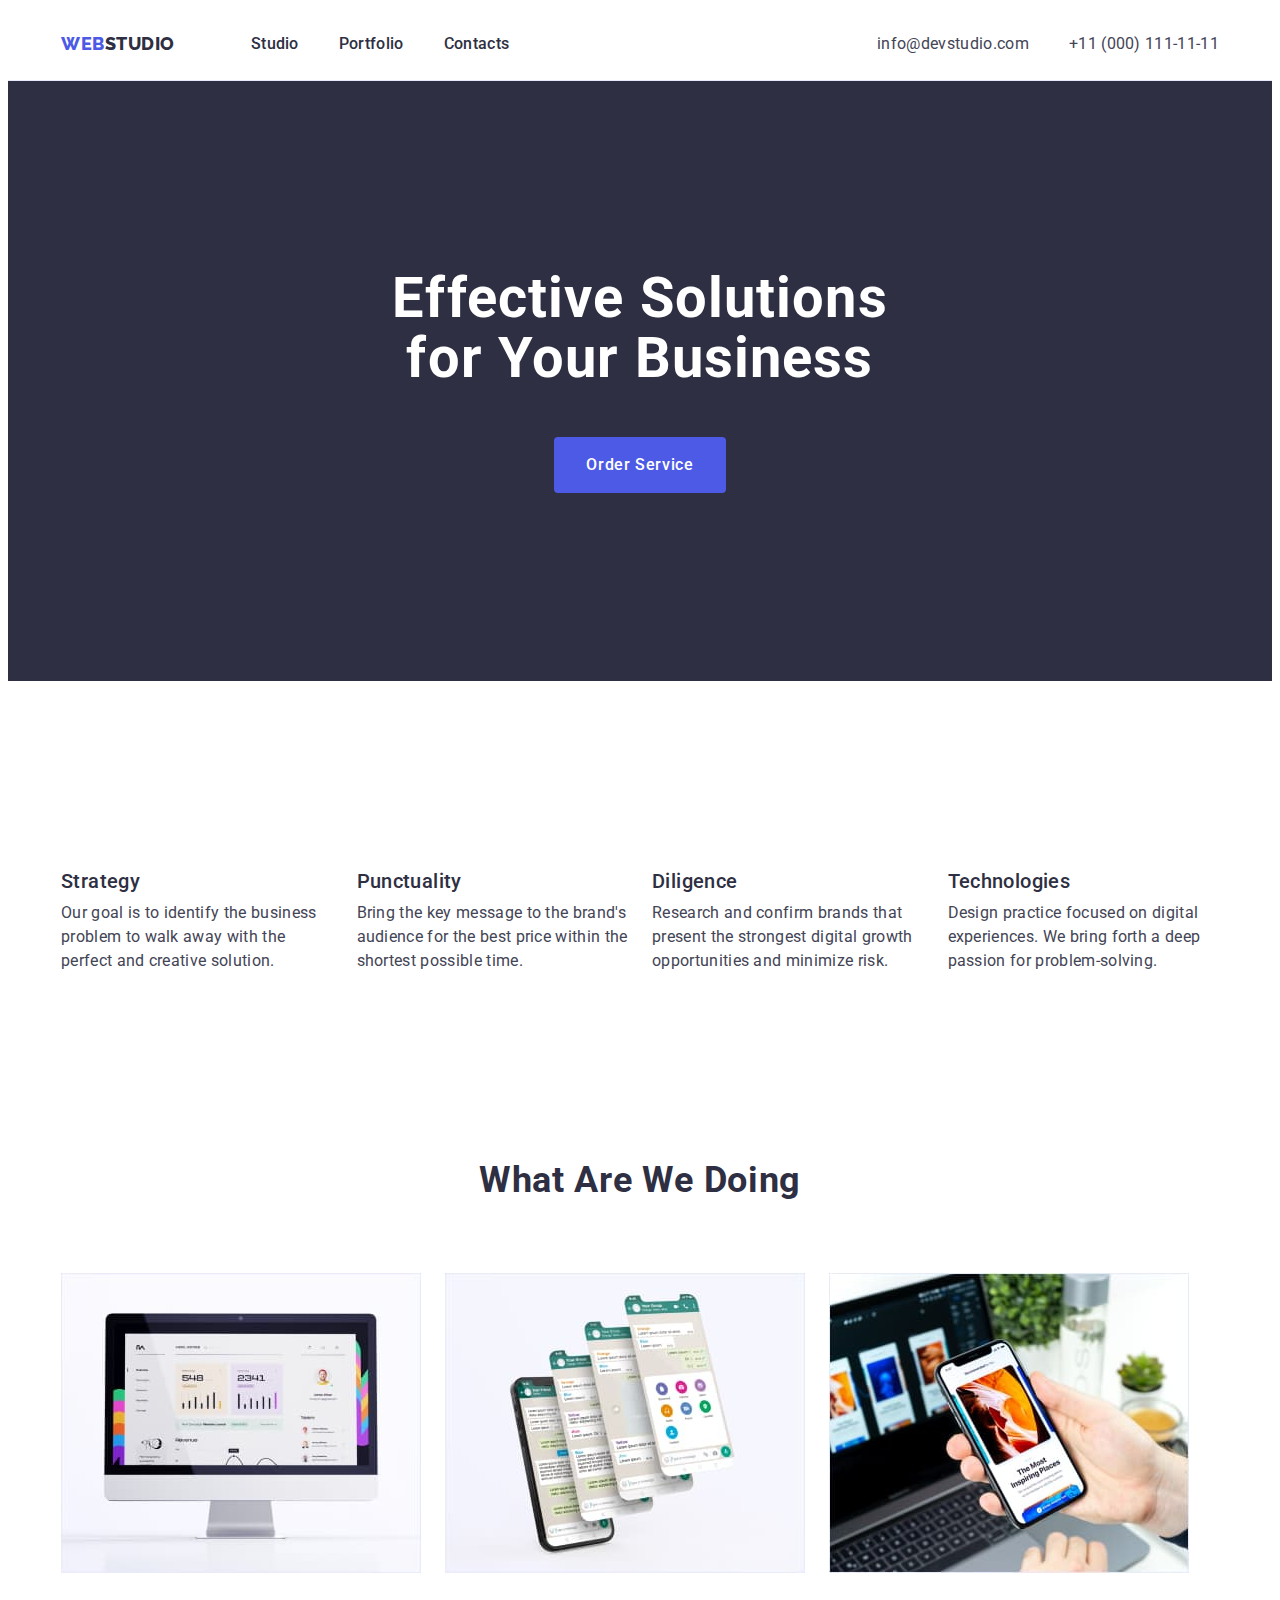
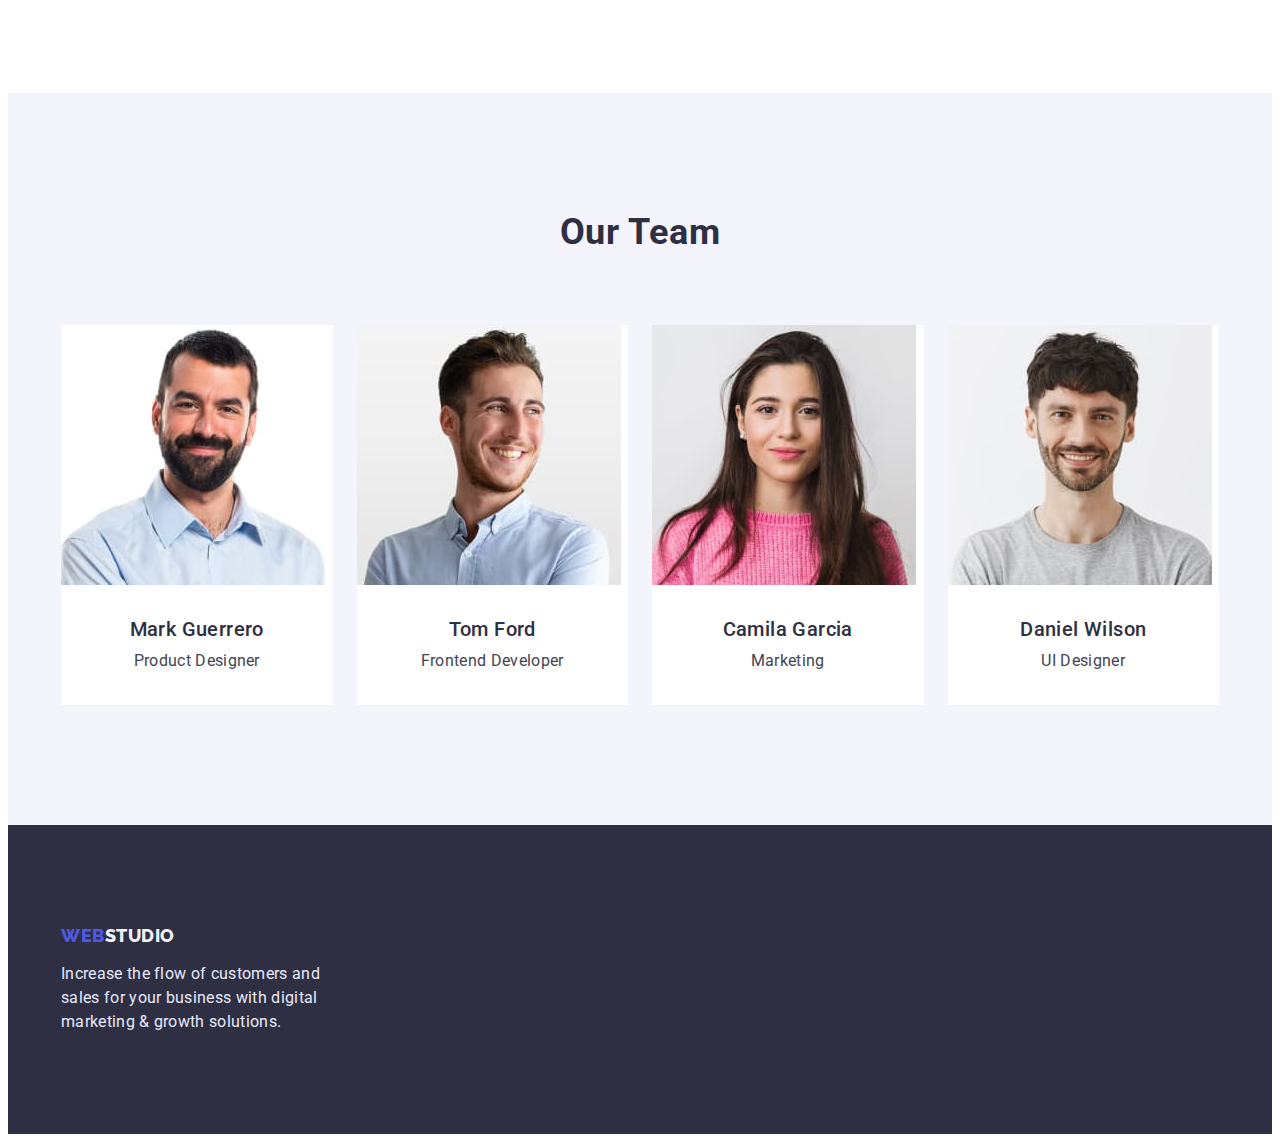
<file: index.html>
<!DOCTYPE html>
<html lang="en">
  <head>
    <meta charset="UTF-8" />
    <meta name="viewport" content="width=device-width, initial-scale=1.0" />
    <title>WebStudio</title>
    <link rel="preconnect" href="https://fonts.googleapis.com" />
    <link rel="preconnect" href="https://fonts.gstatic.com" crossorigin />
    <link
      href="https://fonts.googleapis.com/css2?family=Raleway:wght@800&family=Roboto:wght@400;500;700&display=swap"
      rel="stylesheet"
    />
    <link
      rel="stylesheet"
      href="https://cdnjs.cloudflare.com/ajax/libs/modern-normalize/2.0.0/modern-normalize.min.css"
      integrity="sha512-4xo8blKMVCiXpTaLzQSLSw3KFOVPWhm/TRtuPVc4WG6kUgjH6J03IBuG7JZPkcWMxJ5huwaBpOpnwYElP/m6wg=="
      crossorigin="anonymous"
      referrerpolicy="no-referrer"
    />
    <link rel="stylesheet" href="./css/styles.css" />
  </head>
  <body>
    <header class="header">
      <div class="container">
        <nav class="nav">
          <a href="./index.html" class="logo link"
            >Web<span class="header-logo">Studio</span></a
          >
          <ul class="nav-list list">
            <li><a class="nav-link link" href="./index.html">Studio</a></li>
            <li>
              <a class="nav-link link" href="./portfolio.html">Portfolio</a>
            </li>
            <li><a class="nav-link link" href="#">Contacts</a></li>
          </ul>
          <ul class="contacts-list list">
            <li>
              <a class="contacts-link link" href="mailto:info@devstudio.com"
                >info@devstudio.com</a
              >
            </li>
            <li>
              <a class="contacts-link link" href="tel:+110001111111"
                >+11 (000) 111-11-11</a
              >
            </li>
          </ul>
        </nav>
      </div>
    </header>

    <main>
      <section class="hero">
        <div class="container">
          <h1 class="hero-heading">Effective Solutions for Your Business</h1>
          <button class="hero-button" type="button">Order Service</button>
        </div>
      </section>

      <section class="values">
        <div class="container">
          <h2 class="values-heading visually-hidden">Who we are</h2>

          <ul class="values-list list">
            <li>
              <h3 class="values-list-heading">Strategy</h3>
              <p class="values-list-text">
                Our goal is to identify the business problem to walk away with
                the perfect and creative solution.
              </p>
            </li>
            <li>
              <h3 class="values-list-heading">Punctuality</h3>
              <p class="values-list-text">
                Bring the key message to the brand's audience for the best price
                within the shortest possible time.
              </p>
            </li>
            <li>
              <h3 class="values-list-heading">Diligence</h3>
              <p class="values-list-text">
                Research and confirm brands that present the strongest digital
                growth opportunities and minimize risk.
              </p>
            </li>
            <li>
              <h3 class="values-list-heading">Technologies</h3>
              <p class="values-list-text">
                Design practice focused on digital experiences. We bring forth a
                deep passion for problem-solving.
              </p>
            </li>
          </ul>
        </div>
      </section>

      <section class="services">
        <div class="container">
          <h2 class="services-heading">What are we doing</h2>

          <ul class="service-list list">
            <li>
              <img
                src="images/studio/what-we-doing-1.jpg"
                alt="iMac with displayed portfolio"
                width="360"
                height="300"
              />
            </li>
            <li>
              <img
                src="images/studio/what-we-doing-2.jpg"
                alt="Showcase of groups feature"
                width="360"
                height="300"
              />
            </li>
            <li>
              <img
                src="images/studio/what-we-doing-3.jpg"
                alt="Hand holding phone with most inspired places article open"
                width="360"
                height="300"
              />
            </li>
          </ul>
        </div>
      </section>

      <section class="team">
        <div class="container">
          <h2 class="team-heading">Our Team</h2>

          <ul class="team-list list">
            <li>
              <img
                src="images/studio/team-1.jpg"
                alt="Mark Guerrero"
                width="264"
                height="260"
              />
              <div>
                <h3 class="team-list-heading">Mark Guerrero</h3>
                <p class="team-list-text">Product Designer</p>
              </div>
            </li>
            <li>
              <img
                src="images/studio/team-2.jpg"
                alt="Tom Ford"
                width="264"
                height="260"
              />
              <div>
                <h3 class="team-list-heading">Tom Ford</h3>
                <p class="team-list-text">Frontend Developer</p>
              </div>
            </li>
            <li>
              <img
                src="images/studio/team-3.jpg"
                alt="Camila Garcia"
                width="264"
                height="260"
              />
              <div>
                <h3 class="team-list-heading">Camila Garcia</h3>
                <p class="team-list-text">Marketing</p>
              </div>
            </li>
            <li>
              <img
                src="images/studio/team-4.jpg"
                alt="Daniel Wilson"
                width="264"
                height="260"
              />
              <div>
                <h3 class="team-list-heading">Daniel Wilson</h3>
                <p class="team-list-text">UI Designer</p>
              </div>
            </li>
          </ul>
        </div>
      </section>
    </main>

    <footer class="footer">
      <div class="container">
        <a class="logo link" href="./index.html"
          >Web<span class="footer-logo">Studio</span></a
        >
        <p class="footer-text">
          Increase the flow of customers and sales for your business with
          digital marketing & growth solutions.
        </p>
      </div>
    </footer>
  </body>
</html>
</file>
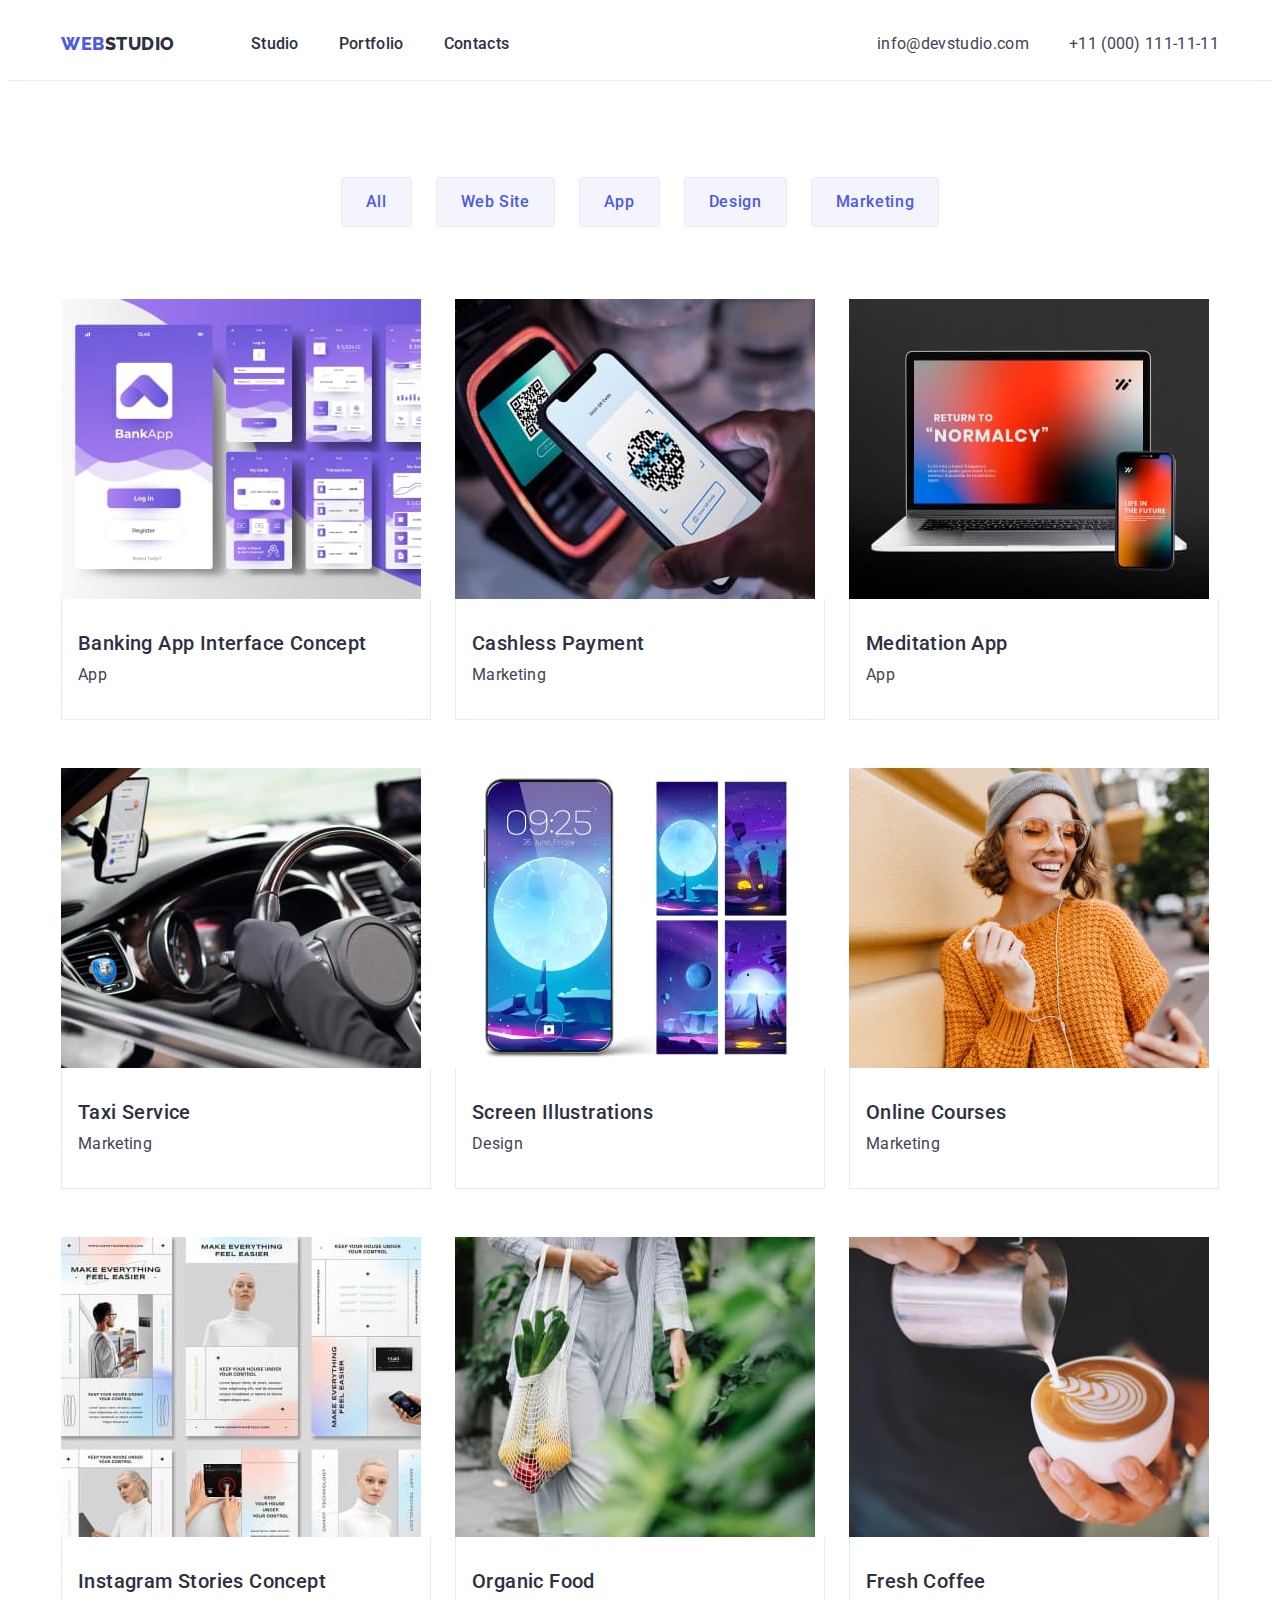
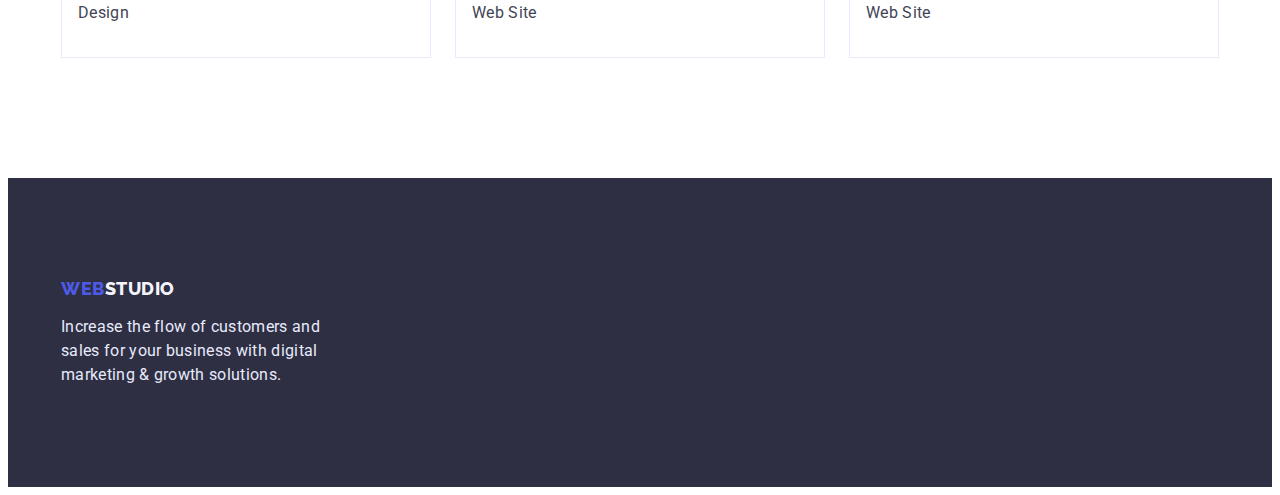
<file: portfolio.html>
<!DOCTYPE html>
<html lang="en">
  <head>
    <meta charset="UTF-8" />
    <meta http-equiv="X-UA-Compatible" content="IE=edge" />
    <meta name="viewport" content="width=device-width, initial-scale=1.0" />
    <title>Web Studio</title>

    <link rel="preconnect" href="https://fonts.googleapis.com" />
    <link rel="preconnect" href="https://fonts.gstatic.com" crossorigin />
    <link
      href="https://fonts.googleapis.com/css2?family=Raleway:wght@800&family=Roboto:wght@400;500;700&display=swap"
      rel="stylesheet"
    />

    <link rel="stylesheet" href="./css/styles.css" />
  </head>
  <body>
    <header class="header">
      <div class="container">
        <nav class="nav">
          <a class="logo link" href="./index.html"
            >Web<span class="header-logo">Studio</span></a
          >
          <ul class="nav-list list">
            <li><a class="nav-link link" href="./index.html">Studio</a></li>
            <li>
              <a class="nav-link link" href="./portfolio.html">Portfolio</a>
            </li>
            <li><a class="nav-link link" href="">Contacts</a></li>
          </ul>

          <ul class="contacts-list list">
            <li>
              <a class="contacts-link link" href="mailto:info@devstudio.com"
                >info@devstudio.com</a
              >
            </li>
            <li>
              <a class="contacts-link link" href="tel:+110001111111"
                >+11 (000) 111-11-11</a
              >
            </li>
          </ul>
        </nav>
      </div>
    </header>

    <main>
      <section class="portfolio">
        <div class="container">
          <h1 class="visually-hidden">Portfolio</h1>

          <ul class="portfolio-filter list">
            <li>
              <button class="portfolio-button" type="button">All</button>
            </li>
            <li>
              <button class="portfolio-button" type="button">Web Site</button>
            </li>
            <li>
              <button class="portfolio-button" type="button">App</button>
            </li>
            <li>
              <button class="portfolio-button" type="button">Design</button>
            </li>
            <li>
              <button class="portfolio-button" type="button">Marketing</button>
            </li>
          </ul>
          <ul class="portfolio-list list">
            <li>
              <a class="portfolio-list-link link" href="#">
                <img
                  src="./images/portfolio/portfolio-1.jpg"
                  alt="Banking app interface"
                  width="360"
                  height="300"
                />
                <div>
                  <h2 class="portfolio-list-heading">
                    Banking App Interface Concept
                  </h2>
                  <p class="portfolio-list-text">App</p>
                </div>
              </a>
            </li>
            <li>
              <a class="portfolio-list-link link" href="#">
                <img
                  src="./images/portfolio/portfolio-2.jpg"
                  alt="Cashless payment with QR code"
                  width="360"
                  height="300"
                />
                <div>
                  <h2 class="portfolio-list-heading">Cashless Payment</h2>
                  <p class="portfolio-list-text">Marketing</p>
                </div>
              </a>
            </li>
            <li>
              <a class="portfolio-list-link link" href="#">
                <img
                  src="./images/portfolio/portfolio-3.jpg"
                  alt="Meditaion desktop app"
                  width="360"
                  height="300"
                />
                <div>
                  <h2 class="portfolio-list-heading">Meditation App</h2>
                  <p class="portfolio-list-text">App</p>
                </div>
              </a>
            </li>
            <li>
              <a class="portfolio-list-link link" href="#">
                <img
                  src="./images/portfolio/portfolio-4.jpg"
                  alt="Taxi service mobile app"
                  width="360"
                  height="300"
                />
                <div>
                  <h2 class="portfolio-list-heading">Taxi Service</h2>
                  <p class="portfolio-list-text">Marketing</p>
                </div>
              </a>
            </li>
            <li>
              <a class="portfolio-list-link link" href="#">
                <img
                  src="./images/portfolio/portfolio-5.jpg"
                  alt=">Phone screen illustrations "
                  width="360"
                  height="300"
                />
                <div>
                  <h2 class="portfolio-list-heading">Screen Illustrations</h2>
                  <p class="portfolio-list-text">Design</p>
                </div>
              </a>
            </li>
            <li>
              <a class="portfolio-list-link link" href="#">
                <img
                  src="./images/portfolio/portfolio-6.jpg"
                  alt="Online learning with phone"
                  width="360"
                  height="300"
                />
                <div>
                  <h2 class="portfolio-list-heading">Online Courses</h2>
                  <p class="portfolio-list-text">Marketing</p>
                </div>
              </a>
            </li>
            <li>
              <a class="portfolio-list-link link" href="#">
                <img
                  src="./images/portfolio/portfolio-7.jpg"
                  alt="Instagram stories interface"
                  width="360"
                  height="300"
                />
                <div>
                  <h2 class="portfolio-list-heading">
                    Instagram Stories Concept
                  </h2>
                  <p class="portfolio-list-text">Design</p>
                </div>
              </a>
            </li>
            <li>
              <a class="portfolio-list-link link" href="#">
                <img
                  src="./images/portfolio/portfolio-8.jpg"
                  alt="Organic food web site"
                  width="360"
                  height="300"
                />
                <div>
                  <h2 class="portfolio-list-heading">Organic Food</h2>
                  <p class="portfolio-list-text">Web Site</p>
                </div>
              </a>
            </li>
            <li>
              <a class="portfolio-list-link link" href="#">
                <img
                  src="./images/portfolio/portfolio-9.jpg"
                  alt="Fresh coffee web site"
                  width="360"
                  height="300"
                />
                <div>
                  <h2 class="portfolio-list-heading">Fresh Coffee</h2>
                  <p class="portfolio-list-text">Web Site</p>
                </div>
              </a>
            </li>
          </ul>
        </div>
      </section>
    </main>
    <footer class="footer">
      <div class="container">
        <a class="logo link" href="./index.html"
          >Web<span class="footer-logo">Studio</span>
        </a>
        <p class="footer-text">
          Increase the flow of customers and sales for your business with
          digital marketing & growth solutions.
        </p>
      </div>
    </footer>
  </body>
</html>
</file>
<file: css/styles.css>
:root {
  --primary-text-color: #434455;
  --secondary-text-color: #2e2f42;
  --footer-text-color: #e7e9fc;
  --header-logo-color: #2e2f42;
  --footer-logo-color: #f4f4fd;
  --headings-color: #2e2f42;
  --brand-color: #4d5ae5;
  --primary-background-color: #ffffff;
  --secondary-background-color: #f4f4fd;
  --hero-footer-background-color: #2e2f42;
  --accent-color: #404bbf;
}

p,
h1,
h2,
h3,
h4,
h5,
h6 {
  margin: 0;
}

ul,
ol {
  padding-left: 0;
  margin: 0;
}

img,
picture,
svg {
  display: block;
  max-width: 100%;
}

.container {
  width: 1158px;
  padding-right: 15px;
  padding-left: 15px;
  margin: 0 auto;
}

.visually-hidden {
  position: absolute;
  width: 1px;
  height: 1px;
  margin: -1px;
  border: 0;
  padding: 0;
  white-space: nowrap;
  clip-path: inset(100%);
  clip: rect(0 0 0 0);
  overflow: hidden;
}

body {
  background-color: var(--primary-background-color);
  color: var(--primary-text-color);
  font-family: "Roboto", sans-serif;
}
.list {
  list-style: none;
}

.link {
  text-decoration: none;
}

/* HEADER */

.logo {
  font-family: "Raleway", sans-serif;
  font-weight: 800;
  font-size: 18px;
  line-height: 1.17;
  align-items: center;
  letter-spacing: 0.03em;
  text-transform: uppercase;
  color: var(--brand-color);
}

.header {
  border-bottom: 1px solid var(--footer-text-color);
}

.header-logo {
  margin-right: 76px;
  color: var(--header-logo-color);
}

.nav {
  display: flex;
  align-items: center;
  padding-top: 24px;
  padding-bottom: 24px;
}

.nav-list,
.contacts-list {
  display: flex;
  align-items: center;
  gap: 40px;
}

.nav-link {
  font-weight: 500;
  font-size: 16px;
  line-height: 1.5;
  letter-spacing: 0.02em;
  color: var(--secondary-text-color);
}
.nav-link:hover,
.nav-link:focus {
  color: var(--accent-color);
}

.contacts {
  font-style: normal;
  margin-left: auto;
}

.contacts-list {
  margin-left: auto;
}

.contacts-link {
  font-weight: 400;
  font-size: 16px;
  line-height: 1.5;
  letter-spacing: 0.02em;
  color: var(--primary-text-color);
}
.contacts-link:hover,
.contacts-link:focus {
  color: var(--accent-color);
}

/* SECTION HERO */

.hero {
  padding-top: 188px;
  padding-bottom: 188px;
  background-color: var(--hero-footer-background-color);
}
.hero-heading {
  margin: 0 auto;
  max-width: 496px;
  margin-bottom: 48px;

  color: #ffffff;
  font-size: 56px;
  line-height: 1.07;
  text-align: center;
  letter-spacing: 0.02em;
}
.hero-button {
  display: block;
  margin: 0 auto;
  border: none;
  border-radius: 4px;
  padding: 16px 32px;
  min-width: 169px;
  background-color: var(--brand-color);
  color: #ffffff;
  font-family: inherit;
  font-weight: 500;
  font-size: 16px;
  line-height: 1.5;
  align-items: center;
  letter-spacing: 0.04em;
  cursor: pointer;
}
.hero-button:hover,
.hero-button:focus {
  background-color: var(--accent-color);
}

/* SECTION VALUES */

.values {
  padding-top: 188px;
  padding-bottom: 188px;
}

.values-list {
  display: flex;
  gap: 24px;
}

.values-list li {
  width: calc((100% - 24px * 3) / 4);
}

.values-heading,
.services-heading,
.team-heading {
  color: var(--headings-color);
  font-size: 36px;
  line-height: 1.11;
  text-align: center;
  letter-spacing: 0.02em;
  text-transform: capitalize;
}
.values-list-heading {
  margin-bottom: 8px;
  color: var(--headings-color);
  font-weight: 500;
  font-size: 20px;
  line-height: 1.2;
  letter-spacing: 0.02em;
}
.values-list-text {
  font-size: 16px;
  line-height: 1.5;
  letter-spacing: 0.02em;
}

/* SECTION SERVICES */

.services {
  padding-bottom: 120px;
}

.services-heading {
  margin-bottom: 72px;
}

.service-list {
  display: flex;
  align-items: center;
  gap: 24px;
}

/* SECTION TEAM */

.team {
  padding-top: 120px;
  padding-bottom: 120px;
  background-color: var(--secondary-background-color);
}

.team-list {
  display: flex;
  align-items: center;
  gap: 24px;
}

.team-list li {
  width: calc((100% - 24px * 3) / 4);
  background-color: var(--primary-background-color);
}

.team-list li div {
  padding: 32px 16px;
}

.team-heading {
  margin-bottom: 72px;
}

.team-list-heading {
  margin-bottom: 8px;
  color: var(--headings-color);
  font-weight: 500;
  text-align: center;
  font-size: 20px;
  line-height: 1.2;
  letter-spacing: 0.02em;
}
.team-list-text {
  font-size: 16px;
  text-align: center;
  line-height: 1.5;
  letter-spacing: 0.02em;
}

/* FOOTER */

.footer {
  background-color: var(--hero-footer-background-color);
  padding-top: 100px;
  padding-bottom: 100px;
}
.footer-logo {
  color: var(--footer-logo-color);
}
.footer-text {
  max-width: 264px;
  margin-top: 16px;
  font-size: 16px;
  line-height: 1.5;
  letter-spacing: 0.02em;
  color: var(--footer-text-color);
}

/* PORTFOLIO PAGE
//////////////////////////////////////////////////////////////////////////////////////// */

.portfolio {
  padding-top: 96px;
  padding-bottom: 120px;
}

.portfolio-filter {
  display: flex;
  align-items: center;
  justify-content: center;
  gap: 24px;
  margin-bottom: 72px;
}

.portfolio-list {
  display: flex;
  align-items: center;
  flex-wrap: wrap;
  column-gap: 24px;
  row-gap: 48px;
}

.portfolio-list li {
  width: calc((100% - 24px * 2) / 3);
}

.portfolio-list li a div {
  padding: 32px 0 32px 16px;
  border: 1px solid var(--footer-text-color);
  border-top: none;
}

.portfolio-button {
  padding: 12px 24px;
  border-radius: 4px;
  background-color: #f4f4fd;
  border: 1px solid #e7e9fc;
  color: var(--brand-color);
  font-family: inherit;
  font-weight: 500;
  font-size: 16px;
  line-height: 1.5;
  align-items: center;
  text-align: center;
  letter-spacing: 0.04em;
  cursor: pointer;
}
.portfolio-button:hover,
.portfolio-button:focus {
  background-color: var(--accent-color);
  color: #ffffff;
}
.portfolio-list-heading {
  margin-bottom: 8px;
  color: var(--headings-color);
  font-weight: 500;
  font-size: 20px;
  line-height: 1.2;
  letter-spacing: 0.02em;
}
.portfolio-list-text {
  color: var(--primary-text-color);
  font-size: 16px;
  line-height: 1.5;
  letter-spacing: 0.02em;
}
</file>
